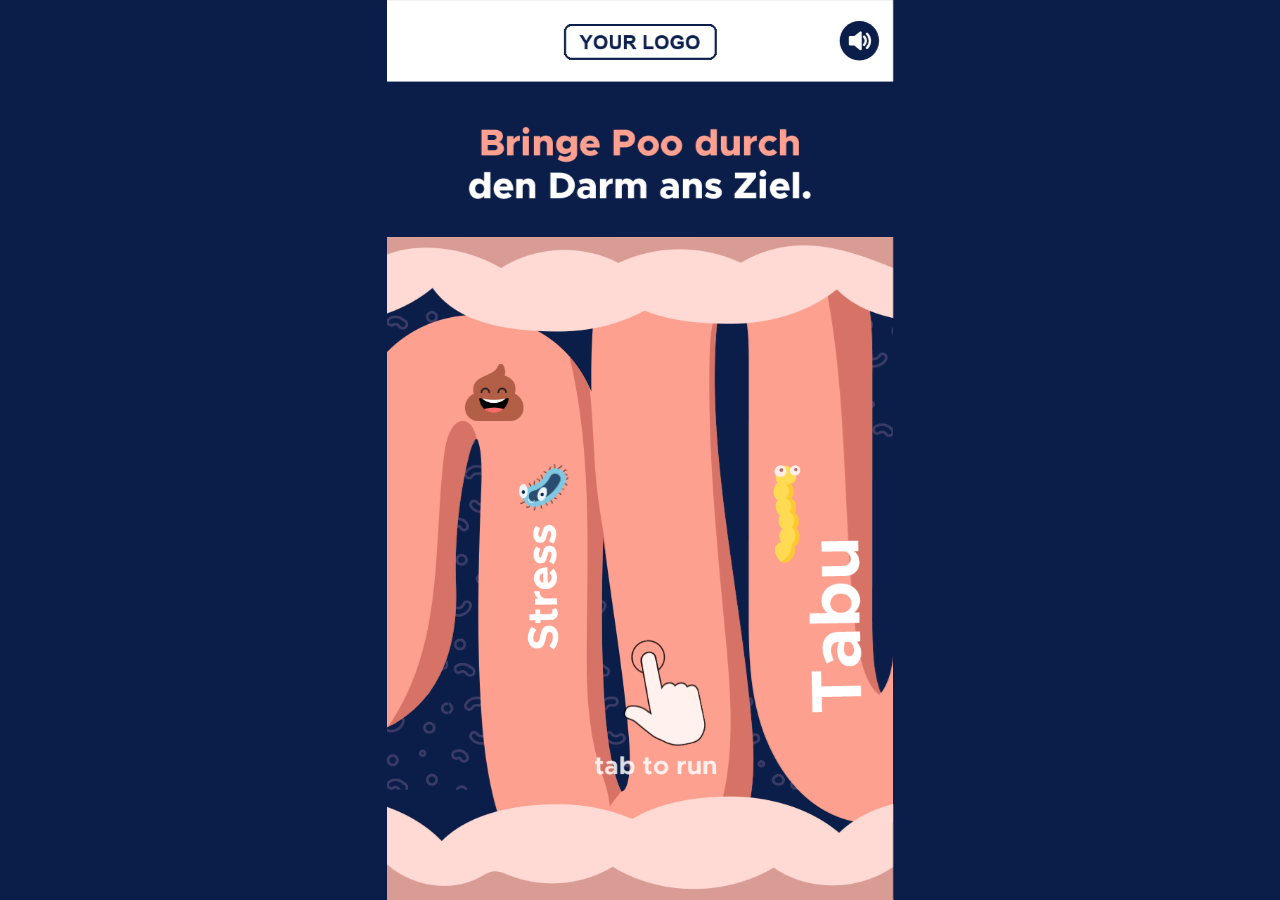
<file: variant-a-game/index.html>
<!doctype html>
<html lang="de">
  <head>
    <meta charset="UTF-8" />
    <meta
      name="viewport"
      content="width=device-width, initial-scale=1, maximum-scale=1, user-scalable=no, viewport-fit=cover"
    />
    <meta name="ad.size" content="width=360,height=640" />
    <title>Gut Run</title>
    <link rel="preload" href="assets/01_game/gameplay.png" as="image" />
    <link rel="stylesheet" href="styles.css" />
  </head>
  <body>
    <!--
      #ad is the 360x640 design stage. JS scales it to the viewport (see fit() in index.js)
      and may make it taller than 640 on long phones (--extra = added height in design px).
    -->
    <div id="ad" class="is-loading" aria-label="Gut Run Spiel-Anzeige">
      <!-- ── Game scene ─────────────────────────────────────────── -->
      <section id="scene" class="scene">
        <img class="full bg" src="assets/bg.jpg" alt="" />
        <div class="shifted">
          <img
            class="full"
            id="texture"
            src="assets/01_game/bg_texture.png"
            alt=""
          />
        </div>
        <canvas id="game" aria-hidden="true"></canvas>
        <div class="shifted">
          <!-- Obstacles shown on the start screen only (positions measured from design/01-start.png) -->
          <img
            class="decor"
            src="assets/01_game/bac6.png"
            alt=""
            style="left: 93.5px; top: 330px; width: 35px"
          />
          <img
            class="decor"
            src="assets/01_game/txt1.png"
            alt=""
            style="left: 100px; top: 373px; width: 21.85px"
          />
          <img
            class="decor"
            src="assets/01_game/bac2.png"
            alt=""
            style="left: 275px; top: 330.5px; width: 19.35px"
          />
          <img
            class="decor"
            src="assets/01_game/txt2.png"
            alt=""
            style="left: 301.5px; top: 389px; width: 34px"
          />
        </div>
        <div class="shifted">
          <img class="full" id="border" src="assets/border.png" alt="" />
        </div>
        <div id="floor"></div>
        <div class="shifted">
          <img
            class="full"
            id="headline"
            src="assets/01_game/tut.png"
            alt="Bringe Poo durch den Darm ans Ziel."
          />
          <img id="gesture" src="assets/gesture.png" alt="tap to run" />
        </div>
      </section>

      <!-- ── Fail endcard ───────────────────────────────────────── -->
      <section id="fail" class="endcard" hidden>
        <div class="shifted">
          <img
            class="full"
            data-el="bubble"
            src="assets/02_endcard/fail/bubble.png"
            alt=""
          />
          <img class="full bac" src="assets/02_endcard/fail/bac1.png" alt="" />
          <img class="full bac" src="assets/02_endcard/fail/bac2.png" alt="" />
          <img class="full bac" src="assets/02_endcard/fail/bac3.png" alt="" />
          <img class="full bac" src="assets/02_endcard/fail/bac4.png" alt="" />
          <img class="full bac" src="assets/02_endcard/fail/bac5.png" alt="" />
          <img
            class="full"
            data-el="poo"
            src="assets/02_endcard/fail/sad.png"
            alt=""
          />
          <img
            class="full"
            data-el="hl"
            src="assets/02_endcard/fail/hl.png"
            alt="Poo, das tat weh! Erfahre jetzt, was deinem Darm guttut."
          />
          <button
            class="btn cta"
            data-el="cta"
            style="left: 37px; top: 482.5px; width: 186px"
            type="button"
          >
            <img
              src="assets/02_endcard/fail/cta.png"
              alt="Jetzt informieren!"
            />
          </button>
          <button
            class="btn"
            id="replay"
            style="left: 37.5px; top: 538.5px; width: 185.5px"
            type="button"
          >
            <img
              src="assets/02_endcard/fail/replay.png"
              alt="Nochmal spielen"
            />
          </button>
        </div>
      </section>

      <!-- ── Win endcard ────────────────────────────────────────── -->
      <section id="win" class="endcard" hidden>
        <div class="shifted">
          <img
            class="full"
            data-el="bubble"
            src="assets/02_endcard/win/bubble.png"
            alt=""
          />
          <canvas id="confetti" aria-hidden="true"></canvas>
          <img
            class="full"
            data-el="konfetti"
            src="assets/02_endcard/win/konfetti.png"
            alt=""
          />
          <img
            class="full"
            data-el="poo"
            src="assets/02_endcard/win/happy.png"
            alt=""
          />
          <img
            class="full"
            data-el="hl"
            src="assets/02_endcard/win/hl.png"
            alt="Poo, tut das gut! Wenn du weißt, was dein Darm braucht."
          />
          <button
            class="btn cta"
            data-el="cta"
            style="left: 28px; top: 560px; width: 214px"
            type="button"
          >
            <img
              src="assets/02_endcard/win/cta.png"
              alt="Jetzt mehr erfahren"
            />
          </button>
        </div>
      </section>

      <!-- Logo bar sits above every screen -->
      <img class="full" id="logo" src="assets/logo.png" alt="Your Logo" />

      <button id="mute" type="button" aria-pressed="false" aria-label="Ton aus">
        <svg viewBox="0 0 24 24" aria-hidden="true">
          <path class="spk" d="M4 9h4l5-4v14l-5-4H4z" />
          <path
            class="on"
            d="M16 8.5a5 5 0 0 1 0 7M18.5 6a8.5 8.5 0 0 1 0 12"
          />
          <path class="off" d="M16 9l6 6M22 9l-6 6" />
        </svg>
      </button>
    </div>

    <script src="https://cdnjs.cloudflare.com/ajax/libs/gsap/3.12.5/gsap.min.js"></script>
    <script src="./index.js"></script>
  </body>
</html>
</file>
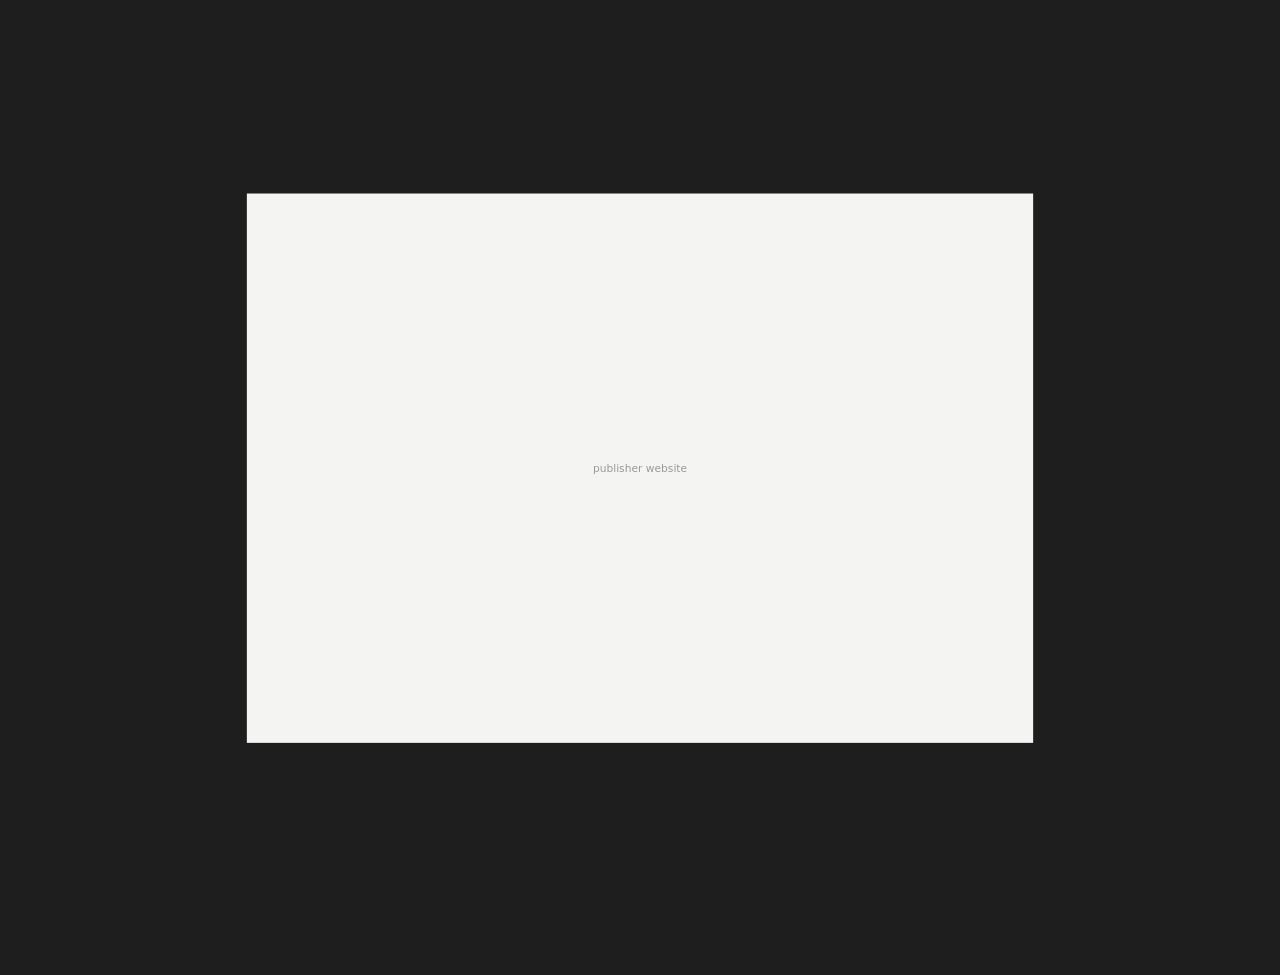
<file: variant-b-fireplace/index.html>
<!doctype html>
<html lang="en">
  <head>
    <meta charset="UTF-8" />
    <meta http-equiv="refresh" content="0; url=preview.html" />
    <title>Fireplace</title>
  </head>
  <body>
    <a href="preview.html">preview.html</a> · <a href="top.html">top</a> · <a href="left.html">left</a> ·
    <a href="right.html">right</a>
  </body>
</html>
</file>
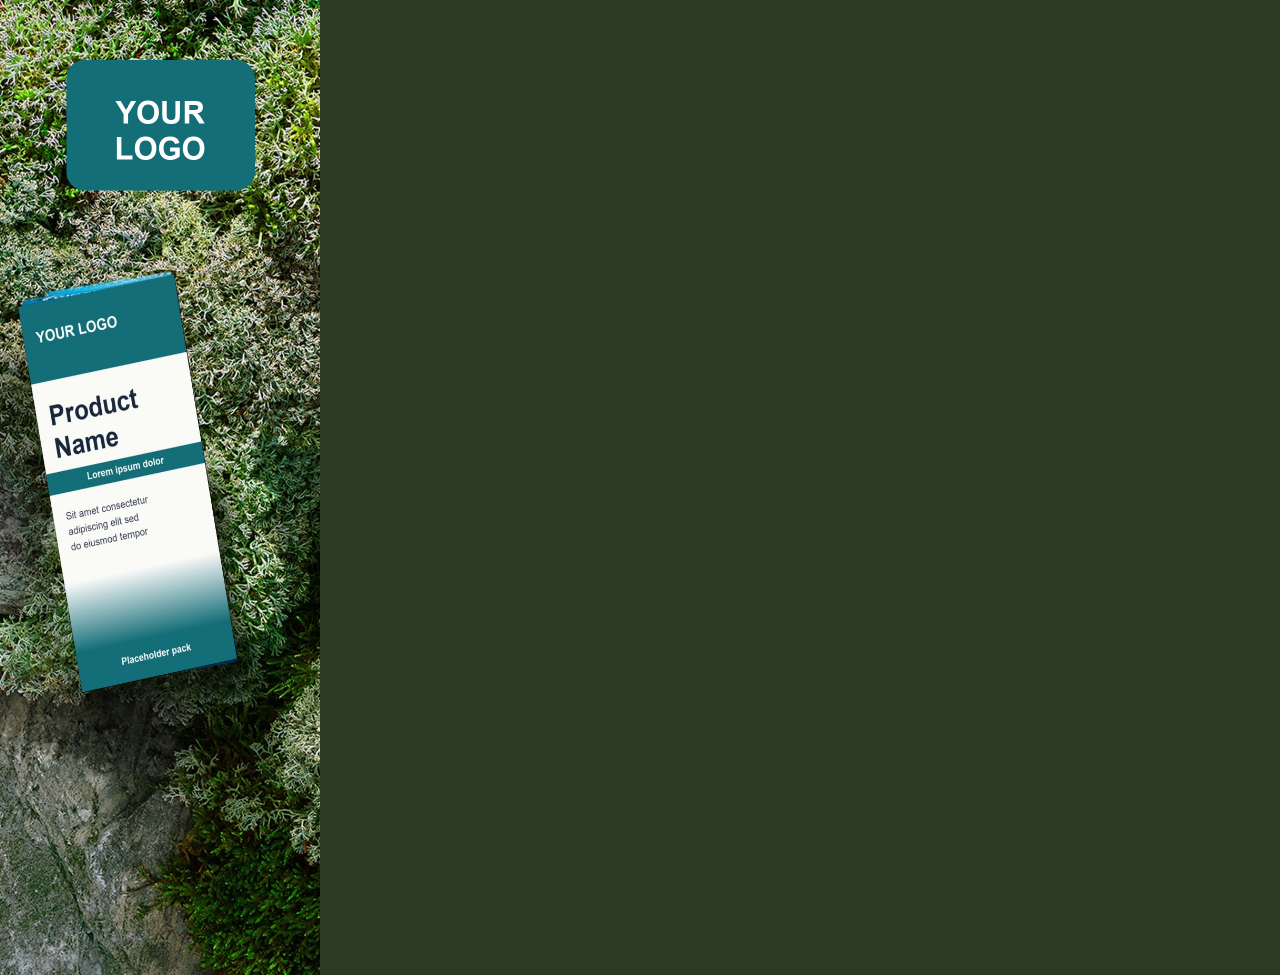
<file: variant-b-fireplace/left.html>
<!doctype html>
<html lang="de">
  <head>
    <meta charset="UTF-8" />
    <meta name="ad.size" content="width=320,height=975" />
    <title>Fireplace – left</title>
    <link rel="stylesheet" href="styles.css" />
  </head>
  <body>
    <div class="part" data-part="left">
      <div class="bg"></div>
      <img class="layer logo" src="assets/left/logo.png" alt="Your Logo" />
      <img class="layer box" src="assets/box.png" alt="" />
      <img class="layer copy" src="assets/left/hl.png" alt="Beruhigt effektiv bei trockenem Reizhusten." />
      <button class="cta" type="button"><img src="assets/cta.png" alt="Jetzt entdecken" /></button>
    </div>
    <script src="https://cdnjs.cloudflare.com/ajax/libs/gsap/3.12.5/gsap.min.js"></script>
    <script src="index.js"></script>
  </body>
</html>
</file>
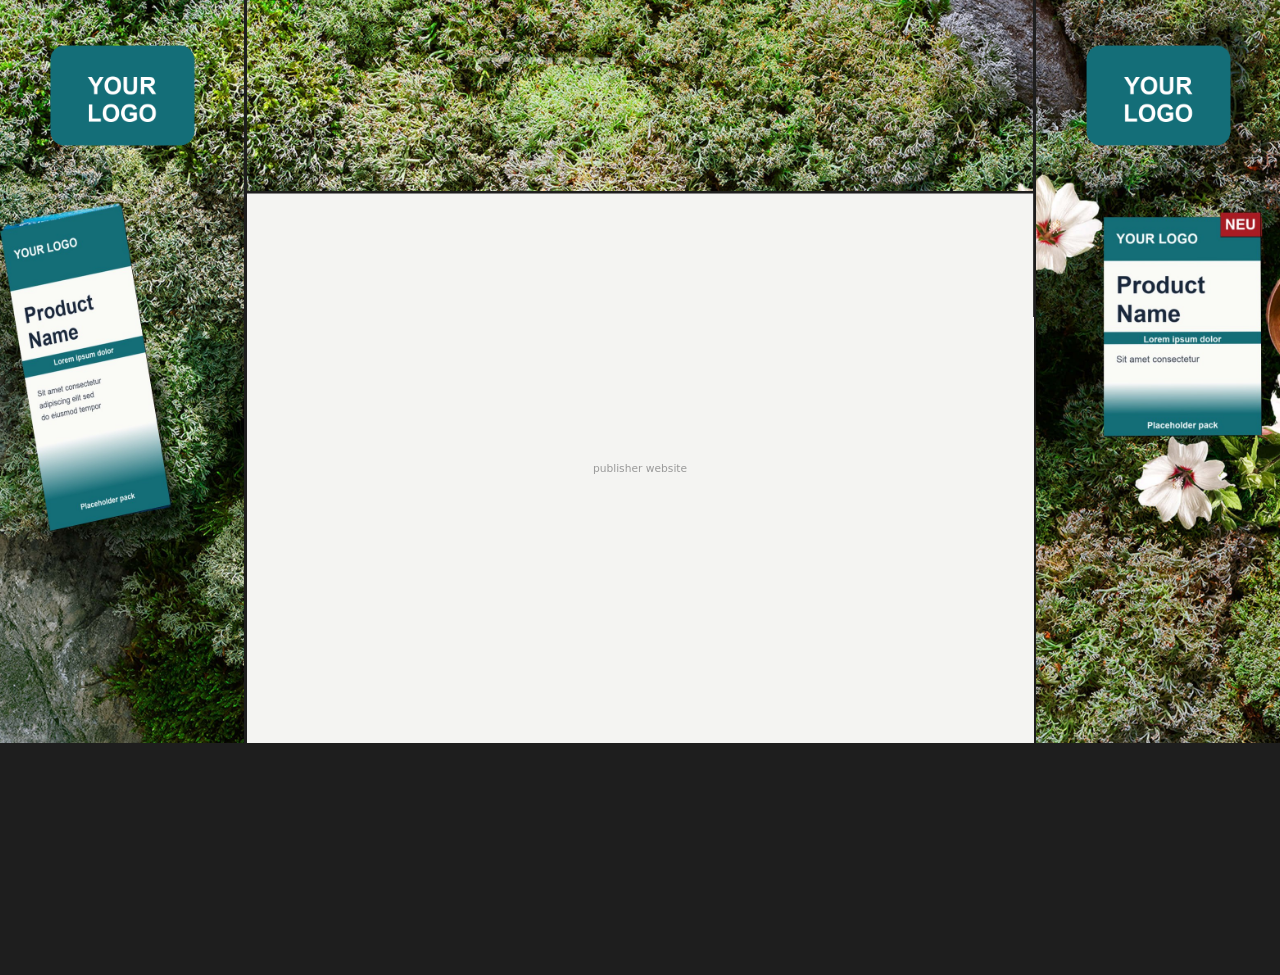
<file: variant-b-fireplace/preview.html>
<!doctype html>
<html lang="en">
  <head>
    <meta charset="UTF-8" />
    <meta name="viewport" content="width=device-width, initial-scale=1" />
    <title>Fireplace – preview</title>
    <style>
      html,
      body {
        margin: 0;
        background: #1e1e1e;
        font-family: system-ui, sans-serif;
      }
      /* 1680x975 canvas: left 320 | 4 | top 1032 | 4 | right 320 */
      .stage {
        position: relative;
        width: 1680px;
        height: 975px;
        transform-origin: 0 0;
      }
      iframe {
        position: absolute;
        top: 0;
        border: 0;
        display: block;
      }
      #left {
        left: 0;
        width: 320px;
        height: 975px;
      }
      #top {
        left: 324px;
        width: 1032px;
        height: 250px;
      }
      #right {
        left: 1360px;
        width: 320px;
        height: 975px;
      }
      .site {
        position: absolute;
        left: 324px;
        top: 254px;
        width: 1032px;
        height: 721px;
        background: #f4f4f2;
        color: #999;
        display: grid;
        place-items: center;
        font-size: 14px;
      }
    </style>
  </head>
  <body>
    <div class="stage" id="stage">
      <iframe id="left" title="Fireplace left" scrolling="no"></iframe>
      <iframe id="top" title="Fireplace top" scrolling="no"></iframe>
      <iframe id="right" title="Fireplace right" scrolling="no"></iframe>
      <div class="site">publisher website</div>
    </div>
    <script>
      // Forward query params (e.g. ?overlay=1) to the parts
      const qs = location.search;
      const frames = ['left', 'top', 'right'].map((id) => {
        const f = document.getElementById(id);
        f.src = `${id}.html${qs}`;
        return f;
      });

      // Start all parts at the same moment once every part has loaded its assets
      const ready = new Set();
      window.addEventListener('message', (e) => {
        if (!e.data || e.data.type !== 'fireplace:ready') return;
        ready.add(e.data.part);
        if (ready.size === frames.length) {
          frames.forEach((f) => f.contentWindow.postMessage({ type: 'fireplace:start' }, '*'));
        }
      });

      // Scale the 1680px stage down to fit the window (preview only)
      const stage = document.getElementById('stage');
      const fit = () => {
        const s = Math.min(1, window.innerWidth / 1680);
        stage.style.transform = `scale(${s})`;
      };
      window.addEventListener('resize', fit);
      fit();
    </script>
  </body>
</html>
</file>
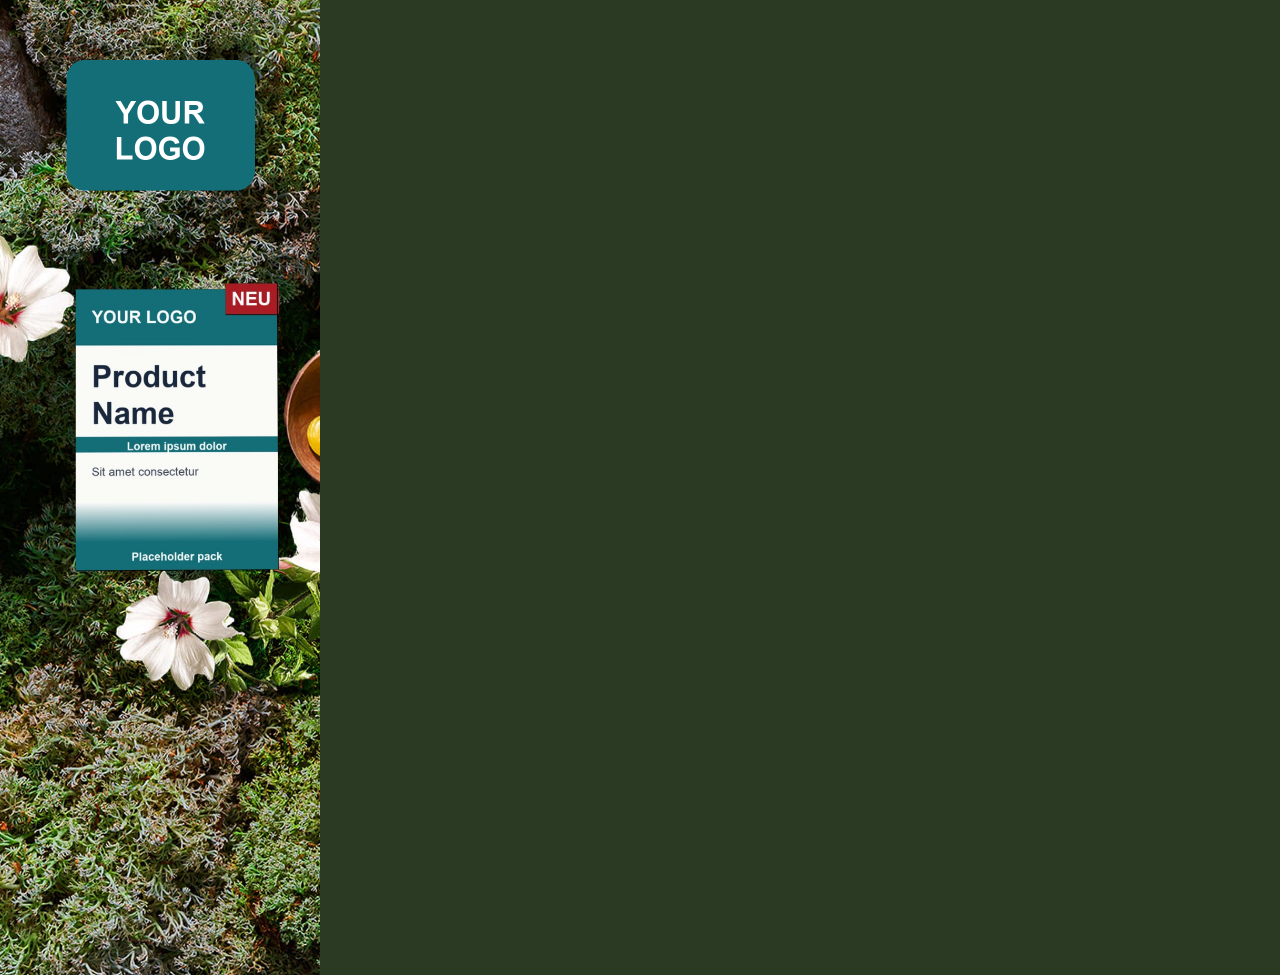
<file: variant-b-fireplace/right.html>
<!doctype html>
<html lang="de">
  <head>
    <meta charset="UTF-8" />
    <meta name="ad.size" content="width=320,height=975" />
    <title>Fireplace – right</title>
    <link rel="stylesheet" href="styles.css" />
  </head>
  <body>
    <div class="part" data-part="right">
      <div class="bg"></div>
      <img class="layer logo" src="assets/right/logo.png" alt="Your Logo" />
      <img class="layer box" src="assets/box.png" alt="" />
      <img class="layer copy" src="assets/right/hl.png" alt="Bildet einen beruhigenden Schutzfilm." />
      <button class="cta" type="button"><img src="assets/cta.png" alt="Jetzt entdecken" /></button>
    </div>
    <script src="https://cdnjs.cloudflare.com/ajax/libs/gsap/3.12.5/gsap.min.js"></script>
    <script src="index.js"></script>
  </body>
</html>
</file>
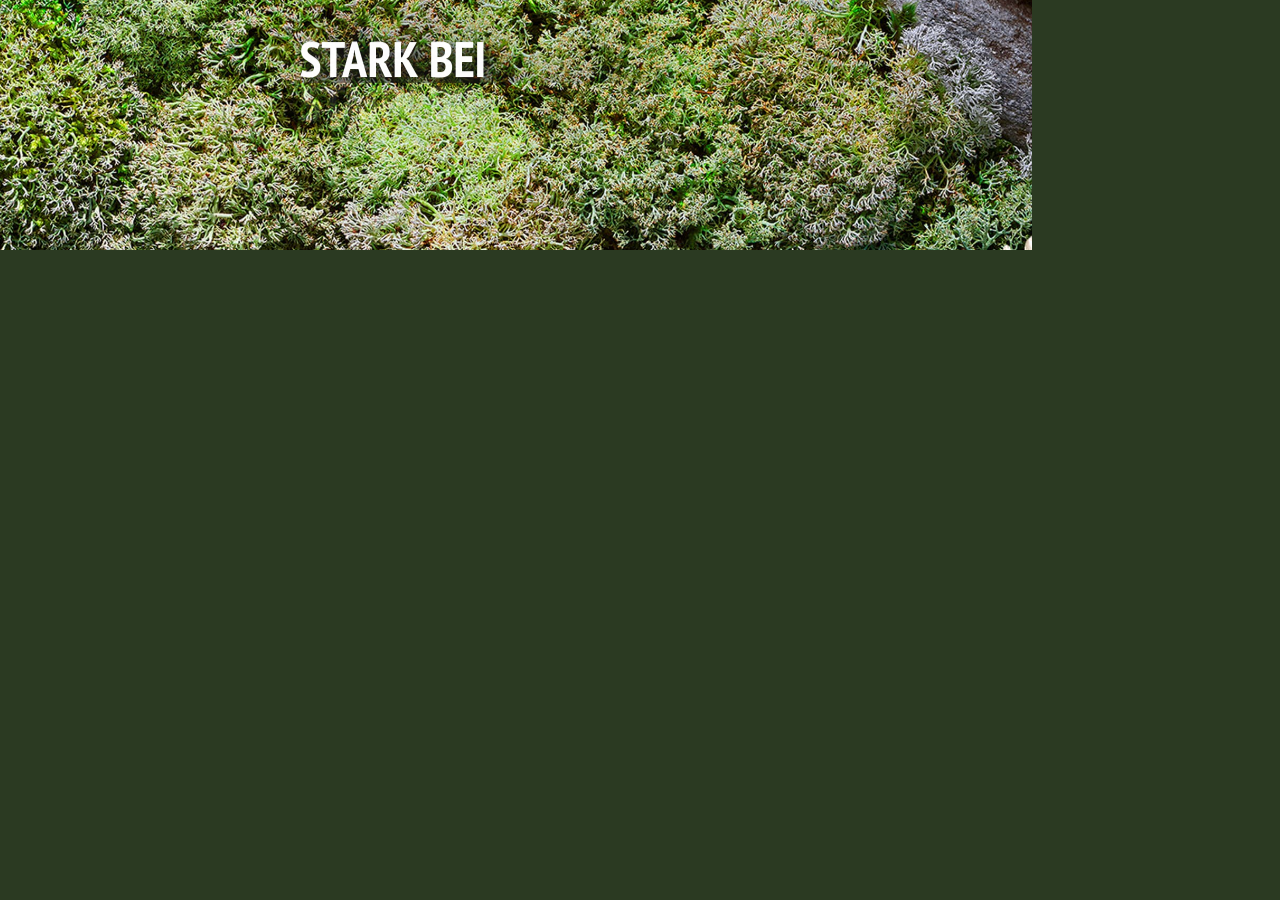
<file: variant-b-fireplace/top.html>
<!doctype html>
<html lang="de">
  <head>
    <meta charset="UTF-8" />
    <meta name="ad.size" content="width=1032,height=250" />
    <title>Fireplace – top</title>
    <link rel="stylesheet" href="styles.css" />
  </head>
  <body>
    <div class="part" data-part="top" aria-label="Stark bei Hustenreiz und Halsschmerzen.">
      <div class="bg"></div>
      <!-- hl.png split into its three lines (bands are set in index.js) -->
      <div class="hl-line"><img src="assets/top/hl.png" alt="" /></div>
      <div class="hl-line"><img src="assets/top/hl.png" alt="" /></div>
      <div class="hl-line"><img src="assets/top/hl.png" alt="" /></div>
    </div>
    <script src="https://cdnjs.cloudflare.com/ajax/libs/gsap/3.12.5/gsap.min.js"></script>
    <script src="index.js"></script>
  </body>
</html>
</file>
<file: variant-a-game/styles.css>
/*
  Design units: everything inside #ad is laid out in the 360x640 design space
  (= the 720x1280 @2x assets at 50%). index.js scales #ad to the viewport with one transform.
*/
:root {
  --navy: #0b1e49;
  --gut-wall: #d89c95; /* bottom row colour of border.png, used to extend it on tall phones */
}

* {
  box-sizing: border-box;
}

html,
body {
  margin: 0;
  height: 100%;
  overflow: hidden;
  background: var(--navy);
  overscroll-behavior: none;
}

body {
  -webkit-tap-highlight-color: transparent;
  -webkit-user-select: none;
  user-select: none;
  -webkit-touch-callout: none;
}

#ad {
  --extra: 0px; /* extra stage height (design px) on phones taller than 9:16 */
  position: absolute;
  left: 0;
  top: 0;
  width: 360px;
  height: calc(640px + var(--extra));
  overflow: hidden;
  transform-origin: 0 0;
  touch-action: none; /* taps are game input, no double-tap zoom / scroll */
  cursor: pointer;
  background: var(--navy);
  font-family: system-ui, sans-serif;
}

#ad.is-loading > * {
  visibility: hidden;
}

img {
  display: block;
  -webkit-user-drag: none;
  user-select: none;
}

/* Full-frame 720x1280 layers rendered at 50% */
.full {
  position: absolute;
  left: 0;
  top: 0;
  width: 360px;
  height: 640px;
  pointer-events: none;
}

.bg {
  height: 100%;
  object-fit: cover;
}

/* Everything below the logo bar is shifted down by half the extra height, so it stays centred */
.shifted {
  position: absolute;
  left: 0;
  top: calc(var(--extra) / 2);
  width: 360px;
  height: 640px;
}

.scene,
.endcard {
  position: absolute;
  inset: 0;
}

.endcard {
  background: var(--navy);
}

/* The bean texture reaches into the headline band; the design shows it only inside the gut area */
#texture {
  clip-path: inset(168.5px 0 0 0);
}

/* ?overlay=1 – design file on top at 50% to check alignment */
#design-overlay {
  position: absolute;
  left: 0;
  top: calc(var(--extra) / 2);
  width: 360px;
  height: 640px;
  opacity: 0.5;
  pointer-events: none;
  z-index: 10;
}

#game {
  position: absolute;
  left: 0;
  top: 0;
  width: 360px;
  height: 100%;
}

#floor {
  position: absolute;
  left: 0;
  right: 0;
  bottom: 0;
  height: calc(var(--extra) / 2 + 1px);
  background: var(--gut-wall);
}

.decor,
#gesture {
  position: absolute;
  pointer-events: none;
}

#gesture {
  left: 147.5px;
  top: 452px;
  width: 86.5px;
}

#logo {
  z-index: 5;
}

#confetti {
  position: absolute;
  left: 0;
  top: 0;
  width: 360px;
  height: 640px;
  pointer-events: none;
}

/* Buttons wrap the provided button images */
.btn {
  position: absolute;
  padding: 0;
  margin: 0;
  border: 0;
  background: none;
  cursor: pointer;
  border-radius: 24px;
}

.btn img {
  width: 100%;
  height: auto;
}

.btn:focus-visible,
#mute:focus-visible {
  outline: 2px solid #fff;
  outline-offset: 3px;
}

/* Mute toggle, top-right inside the white logo bar */
#mute {
  position: absolute;
  z-index: 6;
  top: 15px;
  right: 10px;
  width: 28px;
  height: 28px;
  padding: 4px;
  border: 0;
  border-radius: 50%;
  background: var(--navy);
  cursor: pointer;
}

#mute svg {
  width: 100%;
  height: 100%;
  display: block;
  fill: none;
  stroke: #fff;
  stroke-width: 2;
  stroke-linecap: round;
  stroke-linejoin: round;
}

#mute .spk {
  fill: #fff;
}

#mute .off,
#mute[aria-pressed='true'] .on {
  display: none;
}

#mute[aria-pressed='true'] .off {
  display: inline;
}
</file>
<file: variant-b-fireplace/styles.css>
/* Shared styles for top.html, left.html, right.html. Sizes are CSS px (= @2x assets at 50%). */
* {
  box-sizing: border-box;
}

html,
body {
  margin: 0;
  overflow: hidden;
  background: #2b3a22;
}

.part {
  position: relative;
  overflow: hidden;
  cursor: pointer;
}

.part[data-part='top'] {
  width: 1032px;
  height: 250px;
}

.part[data-part='left'],
.part[data-part='right'] {
  width: 320px;
  height: 975px;
}

/* bg-big.jpg (1680x975) is used for all three parts. The layer is the FULL fireplace, shifted so that
   this part's window shows through (JS sets `left`). It scales around its own centre = the centre of
   the whole fireplace, so all three parts zoom as one surface and the seams stay aligned. */
.bg {
  position: absolute;
  left: 0;
  top: 0;
  width: 1680px;
  height: 975px;
  background-image: url('assets/bg-big.jpg');
  background-size: 1680px 975px;
  background-repeat: no-repeat;
  will-change: transform;
}

.layer {
  position: absolute;
  left: 0;
  top: 0;
  width: 100%;
  height: 100%;
  pointer-events: none;
  display: block;
}

/* box.png, left/hl.png, right/hl.png and cta.png have NO transparency (opaque black background).
   Instead of editing the provided assets we handle it in CSS: */
.box {
  clip-path: inset(744.5px 0 61px 0); /* keep only the blue band (rows 1489–1827 @2x) */
  opacity: 0.9; /* the panel in layout.png lets a little moss texture through */
}

.copy {
  mix-blend-mode: screen; /* white-on-black greyscale: screen == white text with alpha, mathematically */
}

/* Top headline split into 3 horizontal bands so it can build line by line */
.hl-line {
  position: absolute;
  left: 0;
  width: 100%;
  overflow: hidden;
  pointer-events: none;
}

.hl-line img {
  position: absolute;
  left: 0;
  width: 1032px;
  height: 250px;
}

.cta {
  position: absolute;
  left: 73.75px;
  top: 836px;
  width: 172.5px;
  height: 46.5px;
  padding: 0;
  border: 0;
  background: none;
  cursor: pointer;
  border-radius: 5px; /* hides the black corners baked into cta.png (10px @2x) */
  overflow: hidden;
}

.cta img {
  width: 100%;
  height: 100%;
  display: block;
}

/* ?overlay=1 – design on top at 50% */
.design-overlay {
  position: absolute;
  inset: 0;
  opacity: 0.5;
  pointer-events: none;
  background-image: url('design/layout.png');
  background-repeat: no-repeat;
  z-index: 10;
}
</file>
